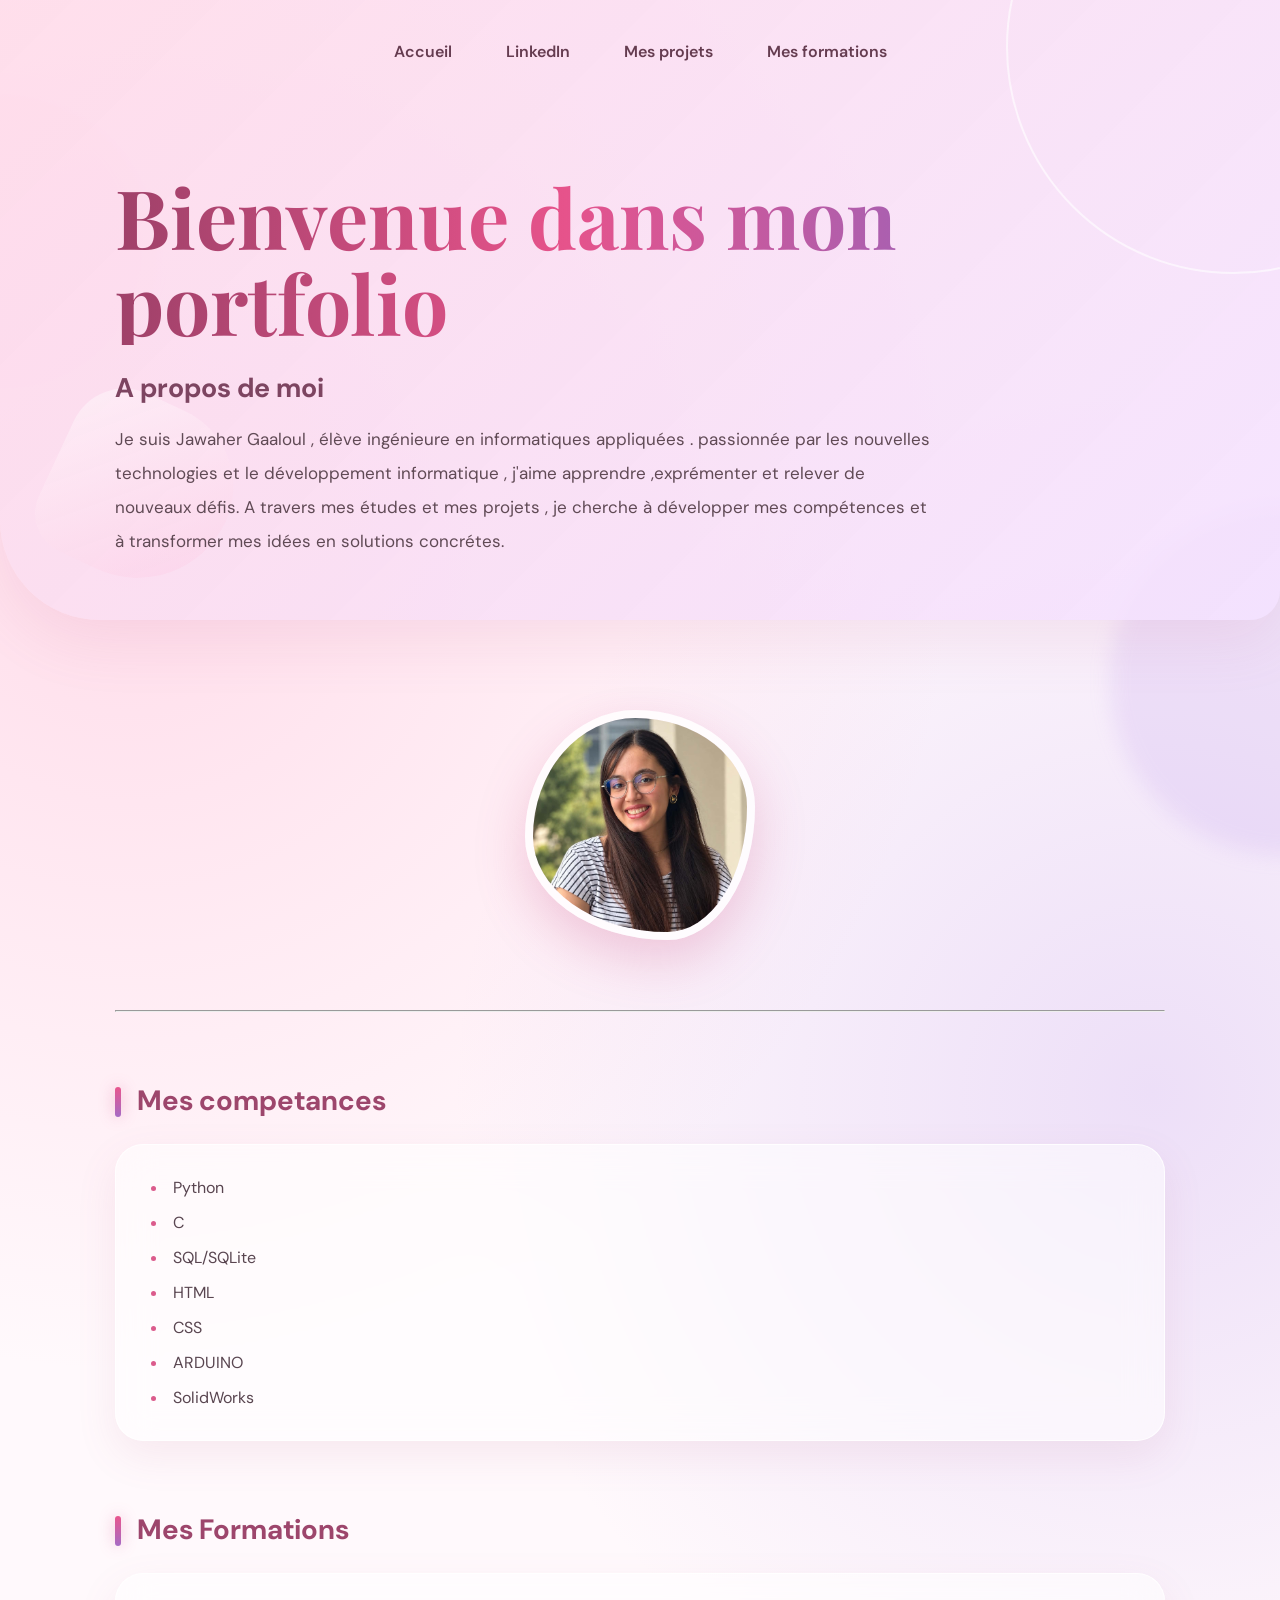
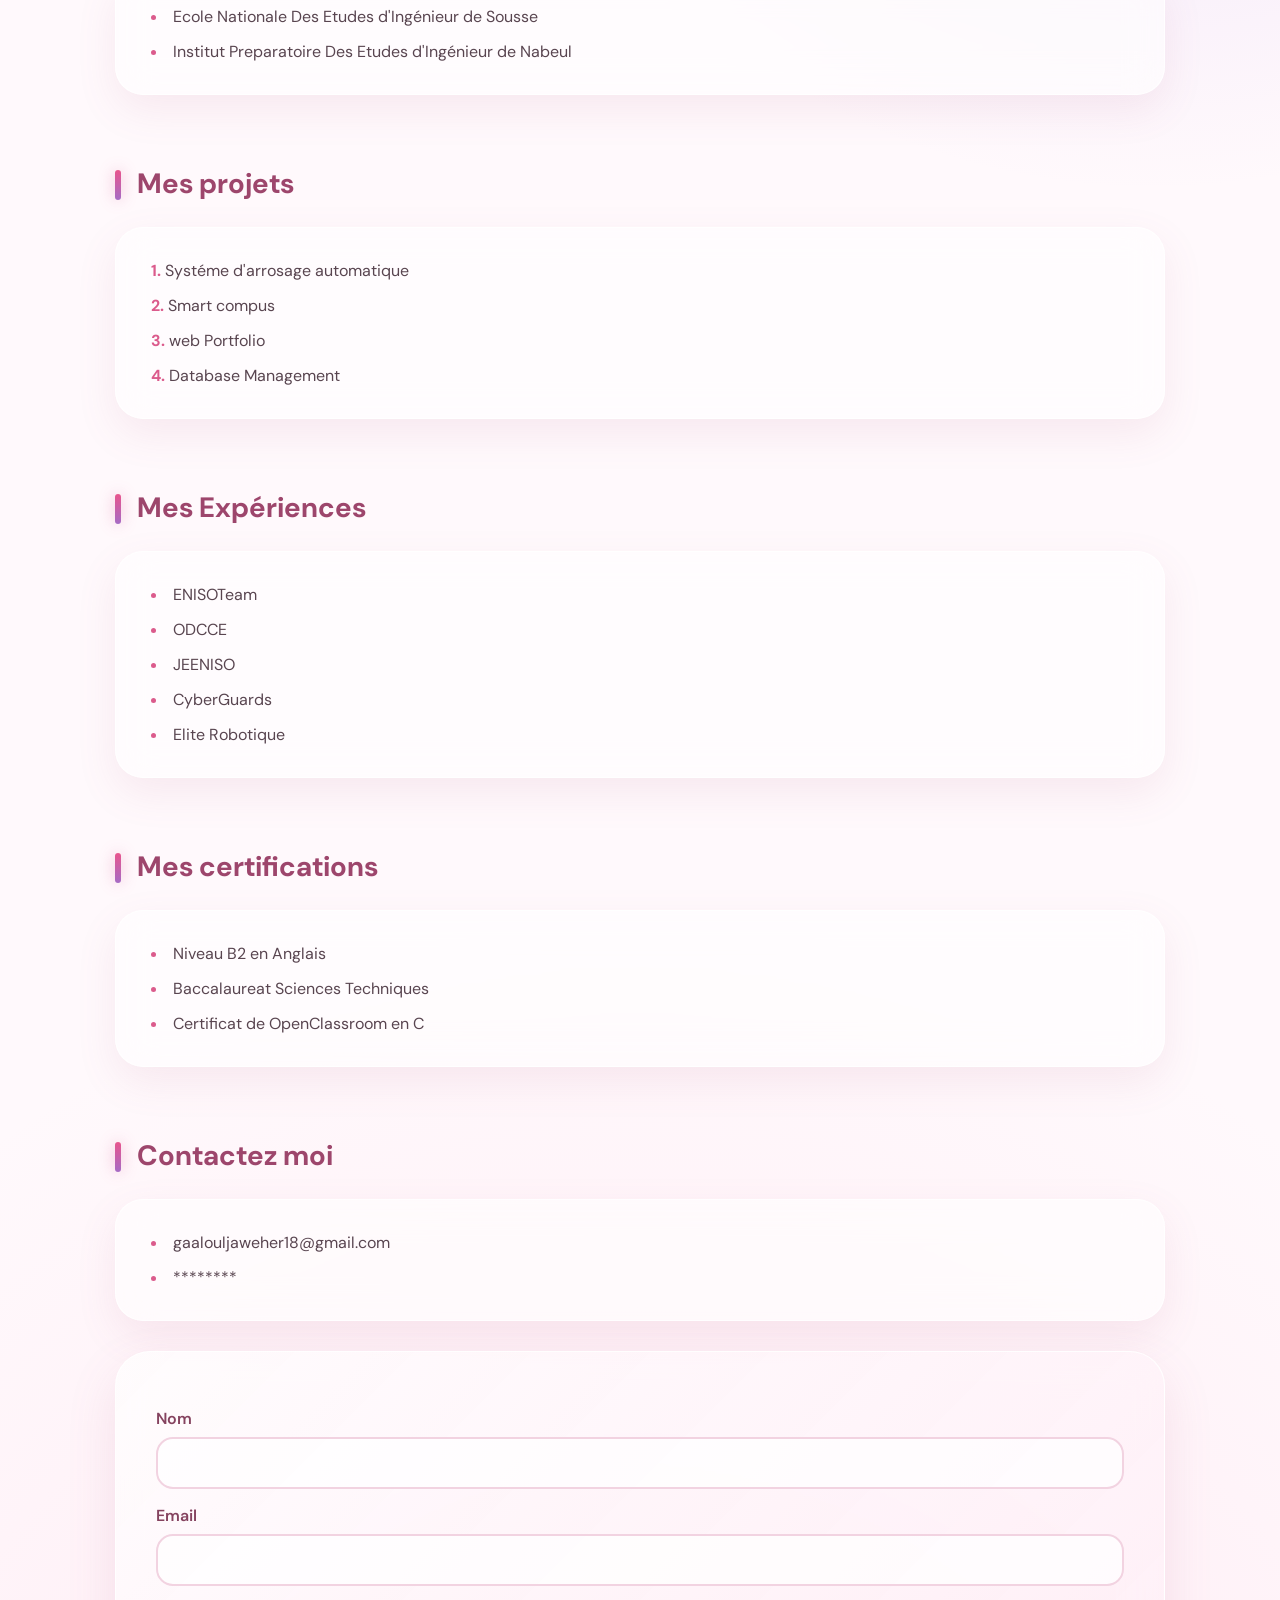
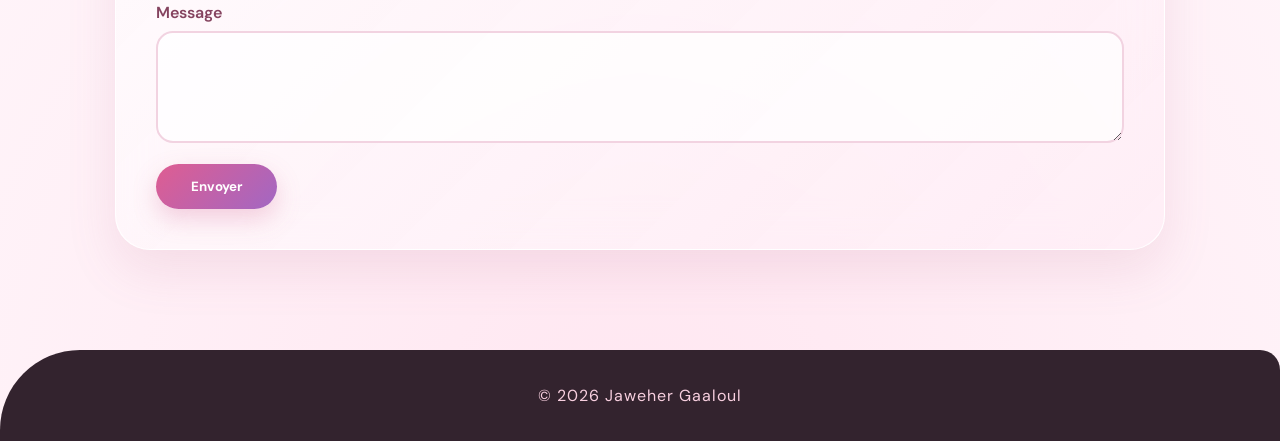
<file: index.html>
<!DOCTYPE html>
<html>
    <head>
        <meta charset="UTF-8">
        <title>Gaaloul Jaweher</title>
        <link rel="stylesheet" href="style.css">
    </head>
    <script src="portfolio.js"></script>
    <body>
        <header>
            <nav>
                <a href="index.html">Accueil</a>
                <a href="https://www.linkedin.com/">LinkedIn</a>
                <a href="Mes projets.html">Mes projets</a>
                <a href="Mes formations.html">Mes formations</a>
            </nav>
            <h1>Bienvenue dans mon portfolio</h1>
            <h2>A propos de moi</h2>
            <p>Je suis Jawaher Gaaloul , élève ingénieure en informatiques appliquées . passionnée par les nouvelles technologies et le développement informatique , j'aime apprendre ,exprémenter et relever de nouveaux défis. A travers mes études et mes projets , je cherche à développer mes compétences et à transformer mes idées en solutions concrétes.</p>
            <hr>
        </header>
            
        <main>
            <img src="image/photo.jpg" alt="Photo de Jaweher" width="200">
            <hr>
            <h2>Mes competances</h2>
                <ul> 
                   <li>Python</li>
                   <li>C</li>
                   <li>SQL/SQLite</li>
                   <li>HTML</li>
                   <li>CSS</li>
                   <li>ARDUINO</li>
                   <li>SolidWorks</li>
                </ul>
            <h2>Mes Formations </h2>
                <ul>
                    <li>Ecole Nationale Des Etudes d'Ingénieur de Sousse</li>
                    <li>Institut Preparatoire Des Etudes d'Ingénieur de Nabeul</li>
                </ul> 
            <h2>Mes projets</h2>
            <ol>
                <li>Systéme d'arrosage automatique </li>  
                <li>Smart compus</li>
                <li>web Portfolio</li>
                <li>Database Management</li>
            </ol>
            <h2>Mes Expériences</h2>
            <ul>
                <li>ENISOTeam</li>
                <li>ODCCE</li>
                <li>JEENISO</li>
                <li>CyberGuards</li>
                <li>Elite Robotique</li>
            </ul>  
            <h2>Mes certifications</h2>
            <ul>
                <li>Niveau B2 en Anglais</li>
                <li>Baccalaureat Sciences Techniques</li>
                <li>Certificat de OpenClassroom en C</li>
            </ul>  
            <h2>Contactez moi </h2>
            <ul>
                <li>gaalouljaweher18@gmail.com</li>
                <li>********</li>
            </ul>
    
    
     <form id="contact">
    <p>
      <label for="nom">Nom</label><br>
      <input id="nom" name="nom" type="text">
    </p>
    <p>
      <label for="mail">Email</label><br>
      <input id="mail" name="mail" type="email">
    </p>
    <p>
      <label for="message">Message</label><br>
      <textarea id="message" name="message" rows="4" cols="30"></textarea>
    </p>
    <button type="submit">Envoyer</button>
  </form>
        </main>
        <footer>
        <p>© 2026 Jaweher Gaaloul</p>
      </footer>

    </body>
</html>
</file>
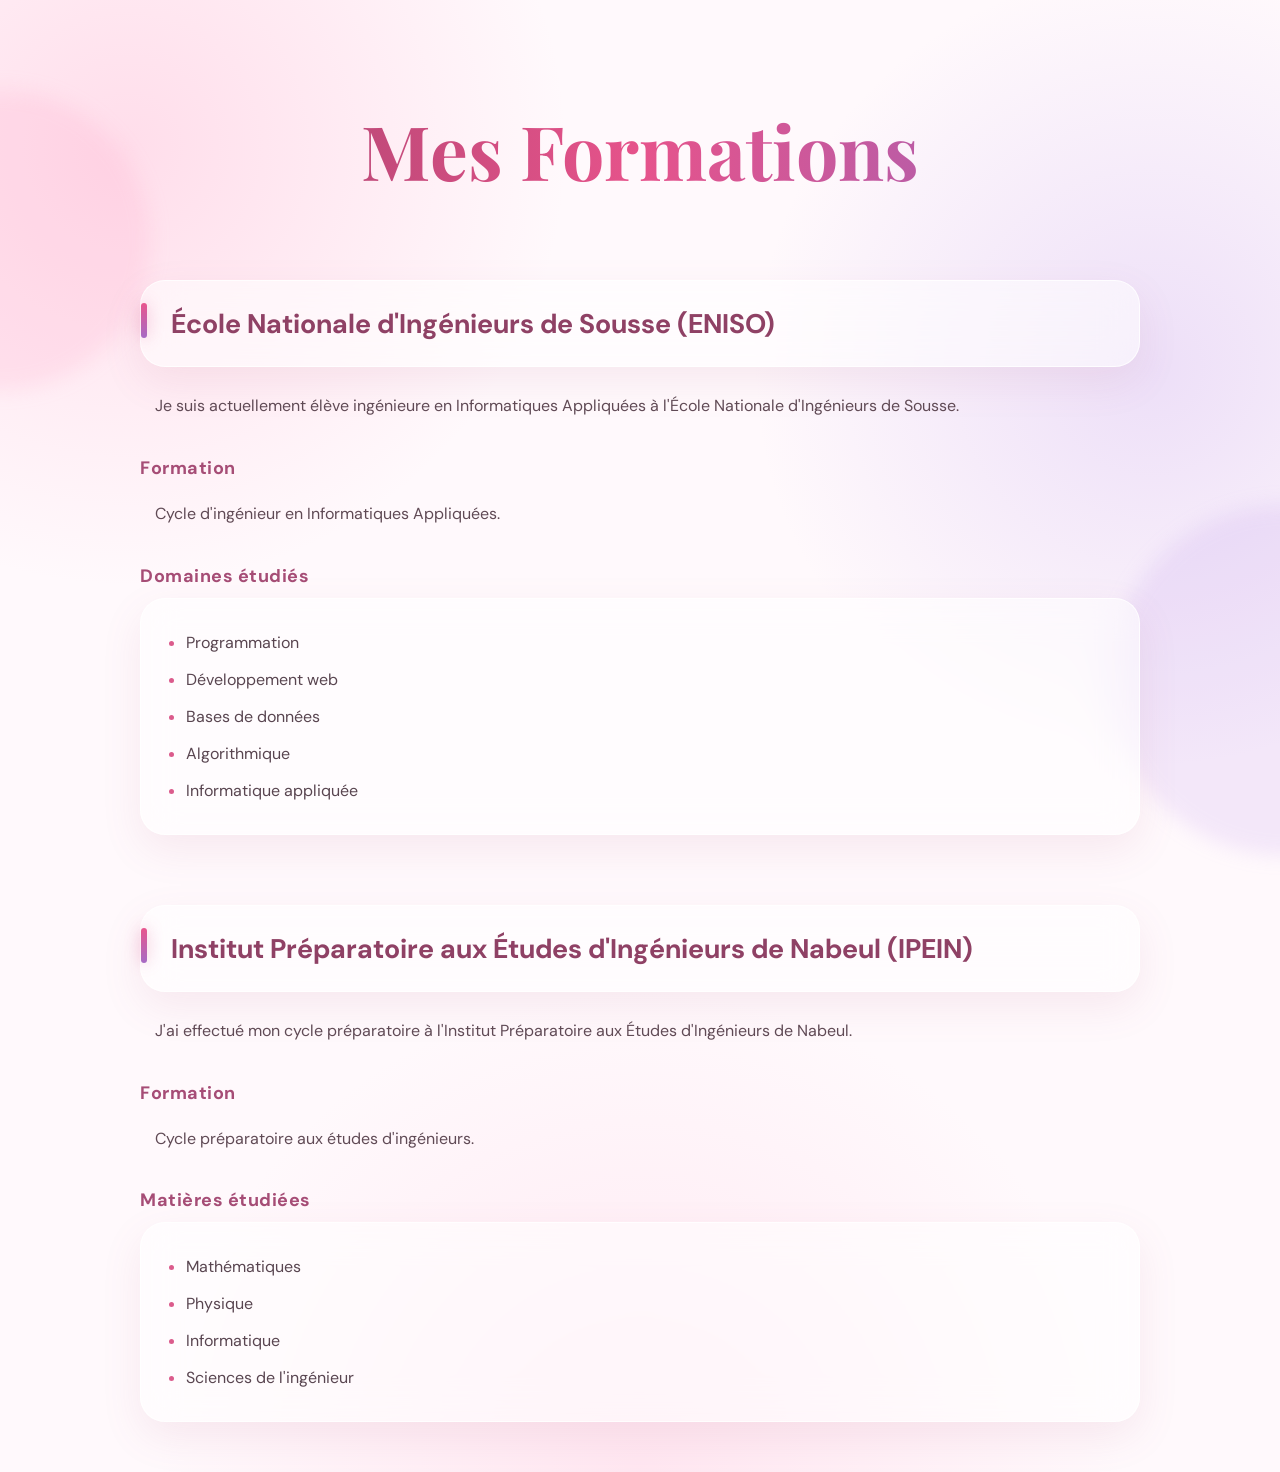
<file: Mes formations.html>
<!DOCTYPE html>
<html lang="fr">

<head>
    <meta charset="UTF-8">
    <title>Mes Formations</title>
    <link rel="stylesheet" href="stylef.css">
</head>

<body>

    <h1>Mes Formations</h1>

    <h2>École Nationale d'Ingénieurs de Sousse (ENISO)</h2>

    <p>
        Je suis actuellement élève ingénieure en Informatiques Appliquées
        à l'École Nationale d'Ingénieurs de Sousse.
    </p>

    <h4>Formation</h4>

    <p>
        Cycle d'ingénieur en Informatiques Appliquées.
    </p>

    <h4>Domaines étudiés</h4>

    <ul>
        <li>Programmation</li>
        <li>Développement web</li>
        <li>Bases de données</li>
        <li>Algorithmique</li>
        <li>Informatique appliquée</li>
    </ul>


    <h2>Institut Préparatoire aux Études d'Ingénieurs de Nabeul (IPEIN)</h2>

    <p>
        J'ai effectué mon cycle préparatoire à l'Institut Préparatoire
        aux Études d'Ingénieurs de Nabeul.
    </p>

    <h4>Formation</h4>

    <p>
        Cycle préparatoire aux études d'ingénieurs.
    </p>

    <h4>Matières étudiées</h4>

    <ul>
        <li>Mathématiques</li>
        <li>Physique</li>
        <li>Informatique</li>
        <li>Sciences de l'ingénieur</li>
    </ul>

</body>

</html>
</file>
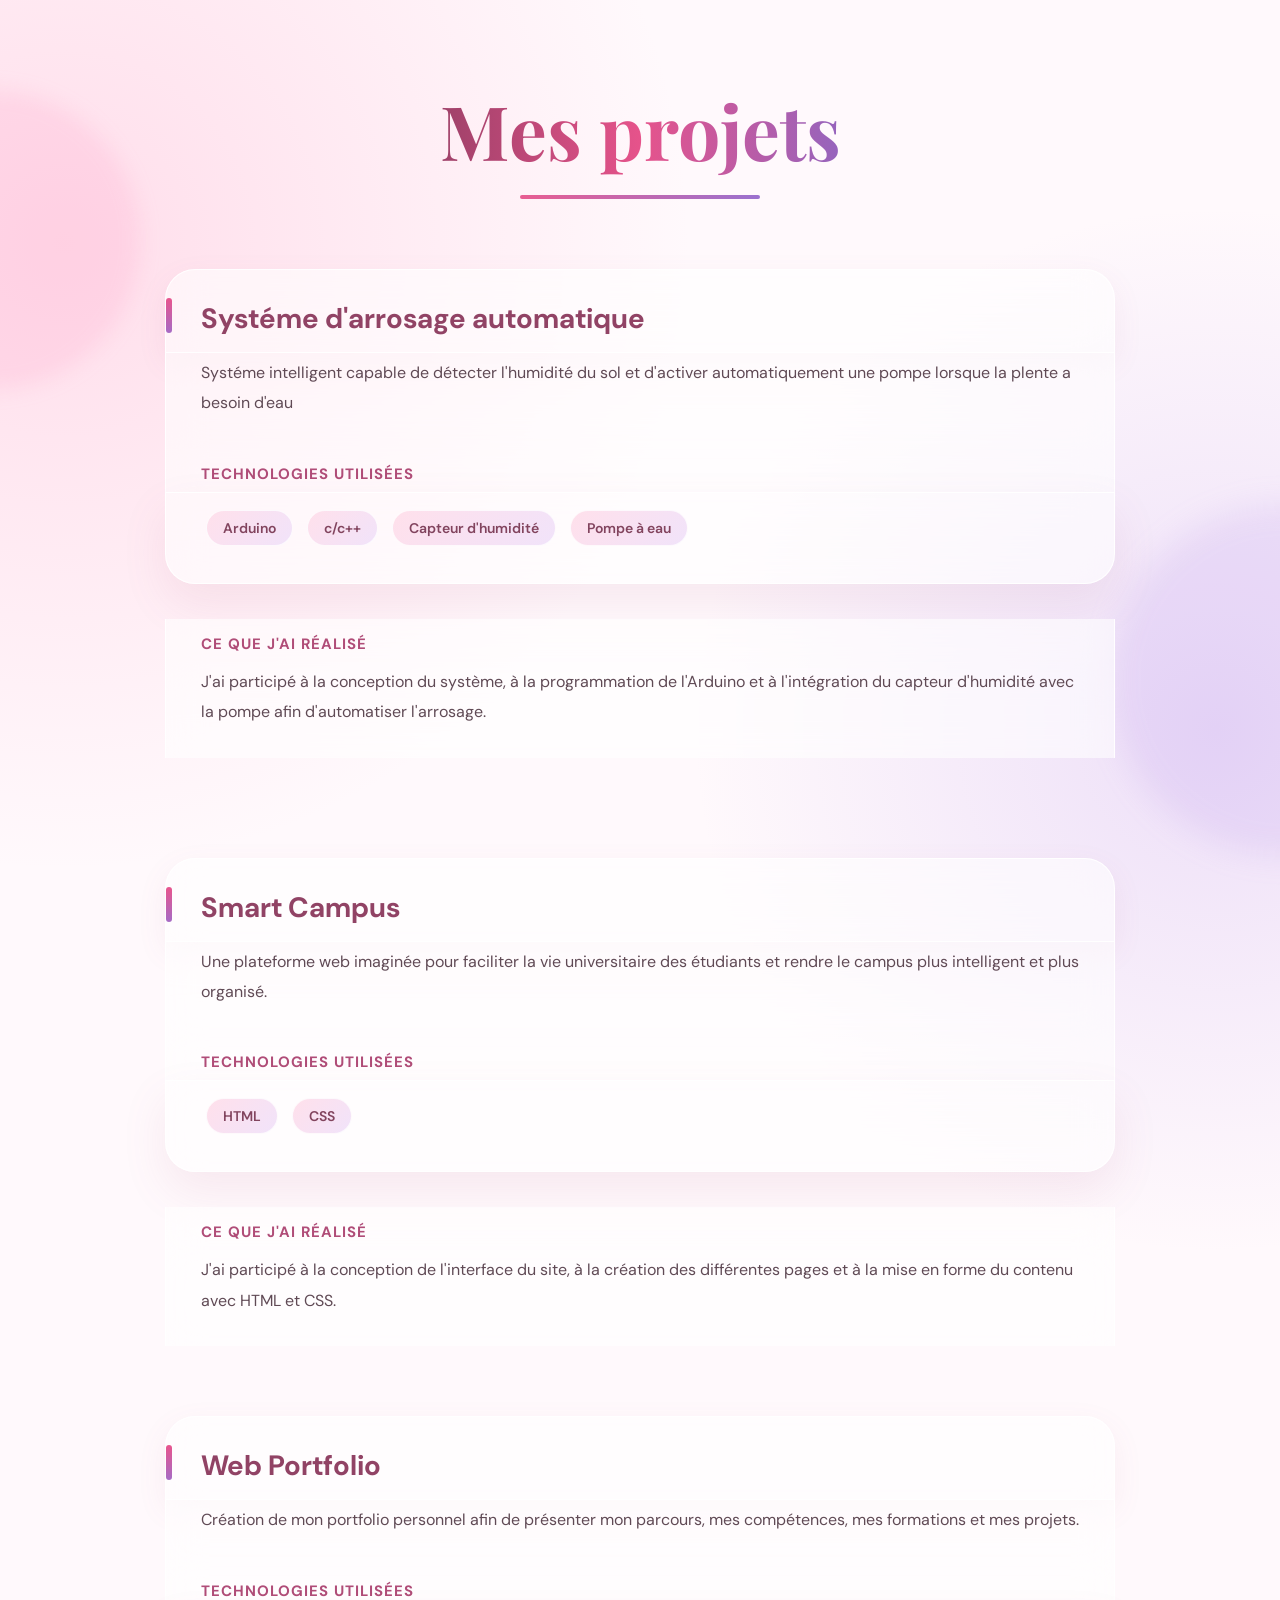
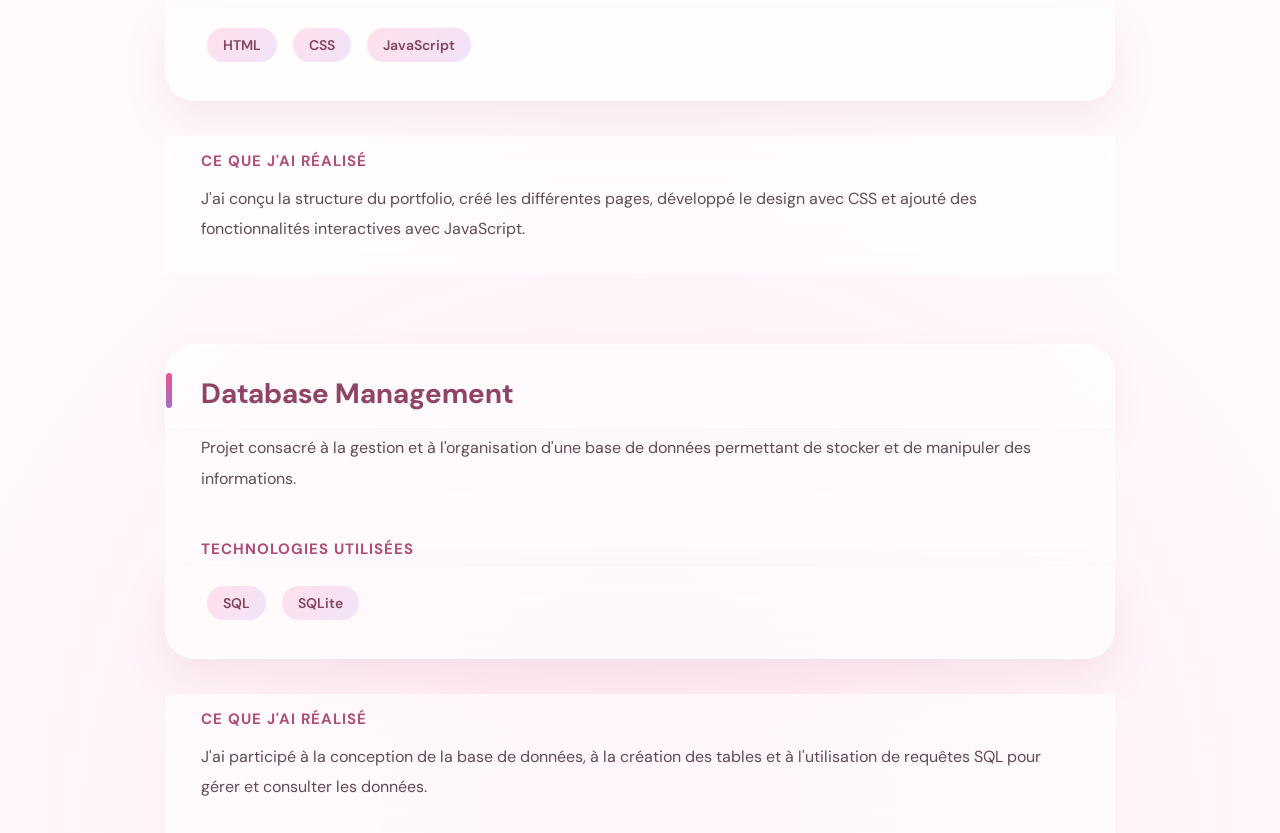
<file: Mes projets.html>
<!DOCTYPE html>
<html>
    <head>
        <meta charset="UTF-8">
        <title>Mes Projets</title>
        <link rel="stylesheet" href="stylep.css">
    </head>
    <body>
        <h1>Mes projets</h1>
            <h2>Systéme d'arrosage automatique </h2>  
            <p>Systéme intelligent capable de détecter l'humidité du sol et d'activer automatiquement une pompe lorsque la plente a besoin d'eau </p>  
            <h4>Technologies utilisées</h4>
            <ul>
                <li>Arduino</li>
                <li>c/c++</li>
                <li>Capteur d'humidité</li>
                <li>Pompe à eau</li>
            </ul>
            <h4>Ce que j'ai réalisé</h4>
            <p>J'ai participé à la conception du système, à la programmation de l'Arduino et à l'intégration du capteur d'humidité avec la pompe afin d'automatiser l'arrosage.</p>
            <h2>Smart Campus</h2>
            <p>Une plateforme web imaginée pour faciliter la vie universitaire des étudiants et rendre le campus plus intelligent et plus organisé.</p>
            <h4>Technologies utilisées</h4>
            <ul>
                <li>HTML</li>
                <li>CSS</li>
            </ul>
            <h4>Ce que j'ai réalisé</h4> 
            <p> J'ai participé à la conception de l'interface du site, à la création des différentes pages et à la mise en forme du contenu avec HTML et CSS. </p>
            <h2>Web Portfolio</h2>
            <p> Création de mon portfolio personnel afin de présenter mon parcours, mes compétences, mes formations et mes projets. </p>
            <h4>Technologies utilisées</h4>
            <ul> 
                <li>HTML</li>
                <li>CSS</li> 
                <li>JavaScript</li> 
            </ul>
            <h4>Ce que j'ai réalisé</h4>
            <p> J'ai conçu la structure du portfolio, créé les différentes pages, développé le design avec CSS et ajouté des fonctionnalités interactives avec JavaScript. </p>
            <h2>Database Management</h2>
            <p> Projet consacré à la gestion et à l'organisation d'une base de données permettant de stocker et de manipuler des informations. </p>
            <h4>Technologies utilisées</h4>
            <ul>
                <li>SQL</li>
                <li>SQLite</li>
            </ul>
            <h4>Ce que j'ai réalisé</h4> 
            <p> J'ai participé à la conception de la base de données, à la création des tables et à l'utilisation de requêtes SQL pour gérer et consulter les données. </p>
        </body>
</html>
</file>
<file: style.css>
/* =====================================================
   J A W E H E R   G A A L O U L
   Portfolio — Rose Futuristic Edition 🌸
===================================================== */

@import url('https://fonts.googleapis.com/css2?family=DM+Sans:wght@400;500;600;700&family=Playfair+Display:wght@600;700&display=swap');


/* =====================================================
   VARIABLES
===================================================== */

:root {
    --rose: #e85d91;
    --rose-light: #ffd9e7;
    --rose-soft: #fff0f6;
    --pink: #f7a8c4;
    --mauve: #9b72cf;
    --dark: #291d27;
    --text: #594550;
    --white: rgba(255, 255, 255, 0.65);
}


/* =====================================================
   RESET
===================================================== */

* {
    box-sizing: border-box;
}

html {
    scroll-behavior: smooth;
}

body {
    margin: 0;

    font-family: "DM Sans", sans-serif;

    color: var(--text);

    background:
        radial-gradient(
            circle at 10% 15%,
            rgba(255, 170, 202, 0.35),
            transparent 25%
        ),
        radial-gradient(
            circle at 90% 30%,
            rgba(183, 145, 235, 0.25),
            transparent 25%
        ),
        radial-gradient(
            circle at 50% 100%,
            rgba(255, 196, 220, 0.35),
            transparent 30%
        ),
        #fff9fc;

    overflow-x: hidden;
}


/* =====================================================
   ANIMATED BACKGROUND
===================================================== */

body::before {
    content: "";

    position: fixed;

    width: 300px;
    height: 300px;

    border-radius: 50%;

    background: rgba(255, 153, 195, 0.18);

    top: 10%;
    left: -150px;

    filter: blur(10px);

    animation: floating1 8s ease-in-out infinite;

    z-index: -1;
}

body::after {
    content: "";

    position: fixed;

    width: 350px;
    height: 350px;

    border-radius: 50%;

    background: rgba(180, 137, 232, 0.16);

    right: -180px;
    bottom: 5%;

    filter: blur(10px);

    animation: floating2 10s ease-in-out infinite;

    z-index: -1;
}


@keyframes floating1 {

    0%, 100% {
        transform: translate(0, 0);
    }

    50% {
        transform: translate(80px, 100px);
    }
}


@keyframes floating2 {

    0%, 100% {
        transform: translate(0, 0);
    }

    50% {
        transform: translate(-80px, -80px);
    }
}


/* =====================================================
   HEADER
===================================================== */

header {

    min-height: 620px;

    padding: 30px 9%;

    position: relative;

    overflow: hidden;

    background:
        linear-gradient(
            135deg,
            rgba(255, 220, 234, 0.9),
            rgba(243, 225, 255, 0.85)
        );

    border-bottom-left-radius: 100px;
    border-bottom-right-radius: 30px;

    box-shadow:
        0 20px 60px rgba(200, 100, 150, 0.12);
}


/* décoration géométrique */

header::before {

    content: "";

    position: absolute;

    width: 450px;
    height: 450px;

    border-radius: 50%;

    border: 2px solid rgba(255,255,255,0.6);

    right: -180px;
    top: -180px;

    animation: rotateCircle 20s linear infinite;
}


header::after {

    content: "";

    position: absolute;

    width: 180px;
    height: 180px;

    border-radius: 40% 60% 70% 30%;

    background:
        linear-gradient(
            135deg,
            rgba(255,255,255,0.45),
            rgba(255,170,205,0.2)
        );

    bottom: 40px;
    left: 4%;

    transform: rotate(25deg);

    animation: morph 7s ease-in-out infinite;
}


@keyframes rotateCircle {

    from {
        transform: rotate(0deg);
    }

    to {
        transform: rotate(360deg);
    }
}


@keyframes morph {

    0%, 100% {
        border-radius: 40% 60% 70% 30%;
        transform: rotate(25deg);
    }

    50% {
        border-radius: 70% 30% 40% 60%;
        transform: rotate(50deg);
    }
}


/* =====================================================
   NAVIGATION
===================================================== */

nav {

    display: flex;

    justify-content: center;

    gap: 10px;

    position: relative;

    z-index: 10;
}


nav a {

    position: relative;

    padding: 11px 22px;

    border-radius: 30px;

    text-decoration: none;

    color: #653c50;

    font-weight: 600;

    transition: 0.4s;
}


nav a::after {

    content: "";

    position: absolute;

    left: 50%;
    bottom: 5px;

    width: 0;
    height: 2px;

    background: var(--rose);

    transform: translateX(-50%);

    transition: 0.3s;
}


nav a:hover {

    color: var(--rose);

    background: rgba(255,255,255,0.5);

    transform: translateY(-4px);
}


nav a:hover::after {

    width: 50%;
}


/* =====================================================
   TITRE PRINCIPAL
===================================================== */

header h1 {

    position: relative;

    z-index: 5;

    margin-top: 100px;

    margin-bottom: 25px;

    font-family: "Playfair Display", serif;

    font-size: clamp(45px, 7vw, 82px);

    line-height: 1.05;

    max-width: 900px;

    background:
        linear-gradient(
            90deg,
            #9f4169,
            #e6538b,
            #9564bd
        );

    -webkit-background-clip: text;
    -webkit-text-fill-color: transparent;

    animation: titleAppear 1.2s ease forwards;
}


@keyframes titleAppear {

    from {
        opacity: 0;
        transform: translateY(35px);
    }

    to {
        opacity: 1;
        transform: translateY(0);
    }
}


/* =====================================================
   ABOUT
===================================================== */

header h2 {

    position: relative;

    z-index: 5;

    color: #7d4561;

    font-size: 27px;

    margin-bottom: 15px;
}


header p {

    position: relative;

    z-index: 5;

    max-width: 820px;

    font-size: 17px;

    line-height: 2;

    color: #604a55;

    animation: textAppear 1.4s ease;
}


@keyframes textAppear {

    from {
        opacity: 0;
        transform: translateY(20px);
    }

    to {
        opacity: 1;
        transform: translateY(0);
    }
}


header hr {
    display: none;
}


/* =====================================================
   MAIN
===================================================== */

main {

    width: min(1050px, 88%);

    margin: 90px auto;
}


/* =====================================================
   PHOTO
===================================================== */

main > img {

    display: block;

    width: 230px;
    height: 230px;

    object-fit: cover;

    margin: 0 auto 70px;

    border-radius:
        48% 52% 38% 62%
        / 55% 42% 58% 45%;

    border: 8px solid rgba(255,255,255,0.8);

    box-shadow:
        0 20px 50px rgba(202, 79, 130, 0.25);

    animation:
        photoFloat 5s ease-in-out infinite;

    transition: 0.5s;
}


main > img:hover {

    transform:
        scale(1.08)
        rotate(4deg);

    box-shadow:
        0 25px 60px rgba(202, 79, 130, 0.35);
}


@keyframes photoFloat {

    0%, 100% {
        transform: translateY(0);
    }

    50% {
        transform: translateY(-12px);
    }
}


/* =====================================================
   TITRES DES SECTIONS
===================================================== */

main h2 {

    position: relative;

    margin-top: 70px;

    margin-bottom: 25px;

    padding-left: 22px;

    color: #9d466c;

    font-size: 28px;
}


main h2::before {

    content: "";

    position: absolute;

    left: 0;
    top: 5px;

    width: 6px;
    height: 30px;

    border-radius: 20px;

    background:
        linear-gradient(
            #e8558d,
            #a66bc5
        );

    box-shadow:
        0 0 15px rgba(220, 80, 140, 0.4);
}


/* =====================================================
   LISTES = GLASS CARDS
===================================================== */

main ul,
main ol {

    margin: 0;

    padding: 25px 35px;

    list-style-position: inside;

    background:
        rgba(255,255,255,0.55);

    border:

        1px solid
        rgba(255,255,255,0.8);

    border-radius: 28px;

    backdrop-filter: blur(18px);

    box-shadow:
        0 15px 40px
        rgba(175, 91, 130, 0.10);

    transition:
        transform 0.4s,
        box-shadow 0.4s;
}


main ul:hover,
main ol:hover {

    transform: translateY(-7px);

    box-shadow:
        0 25px 55px
        rgba(175, 91, 130, 0.18);
}


main li {

    padding: 7px 0;

    transition: 0.3s;
}


main li::marker {

    color: #db5b8c;

    font-weight: bold;
}


main li:hover {

    color: #ce4f82;

    transform: translateX(8px);
}


/* =====================================================
   FORMULAIRE
===================================================== */

#contact {

    margin-top: 30px;

    padding: 40px;

    border-radius: 35px;

    background:
        linear-gradient(
            135deg,
            rgba(255,255,255,0.7),
            rgba(255,237,246,0.65)
        );

    border:
        1px solid
        rgba(255,255,255,0.9);

    backdrop-filter: blur(20px);

    box-shadow:
        0 20px 50px
        rgba(175, 91, 130, 0.13);
}


#contact label {

    color: #85435f;

    font-weight: 600;
}


#contact input,
#contact textarea {

    width: 100%;

    margin-top: 8px;

    padding: 14px 17px;

    border: 2px solid #f2d3e1;

    border-radius: 17px;

    background: rgba(255,255,255,0.7);

    color: var(--dark);

    font-family: inherit;

    font-size: 15px;

    outline: none;

    transition: 0.3s;
}


#contact input:focus,
#contact textarea:focus {

    border-color: #dc5d91;

    background: white;

    transform: translateY(-2px);

    box-shadow:
        0 8px 25px
        rgba(220, 93, 145, 0.15);
}


#contact textarea {

    resize: vertical;
}


/* =====================================================
   BUTTON
===================================================== */

button {

    position: relative;

    overflow: hidden;

    padding: 14px 35px;

    border: none;

    border-radius: 40px;

    background:
        linear-gradient(
            135deg,
            #df5d91,
            #a267c3
        );

    color: white;

    font-family: inherit;

    font-weight: 700;

    cursor: pointer;

    box-shadow:
        0 10px 25px
        rgba(207, 82, 136, 0.25);

    transition: 0.35s;
}


button::before {

    content: "";

    position: absolute;

    width: 100px;
    height: 100px;

    background:
        rgba(255,255,255,0.25);

    border-radius: 50%;

    top: -50px;
    left: -100px;

    transition: 0.5s;
}


button:hover {

    transform: translateY(-5px);

    box-shadow:
        0 15px 35px
        rgba(207, 82, 136, 0.35);
}


button:hover::before {

    left: 120%;
}


/* =====================================================
   FOOTER
===================================================== */

footer {

    position: relative;

    margin-top: 100px;

    padding: 35px;

    text-align: center;

    background: #33232e;

    color: #f8cfdf;

    border-top-left-radius: 80px;
    border-top-right-radius: 20px;
}


footer p {

    margin: 0;

    letter-spacing: 1px;
}


/* =====================================================
   RESPONSIVE
===================================================== */

@media (max-width: 700px) {

    header {

        min-height: 650px;

        padding: 25px 7%;

        border-bottom-left-radius: 60px;
    }


    nav {

        flex-wrap: wrap;

        gap: 3px;
    }


    nav a {

        font-size: 13px;

        padding: 9px 12px;
    }


    header h1 {

        margin-top: 90px;

        font-size: 43px;
    }


    header p {

        font-size: 14px;

        line-height: 1.8;
    }


    main {

        width: 90%;

        margin-top: 60px;
    }


    main > img {

        width: 180px;

        height: 180px;
    }


    main h2 {

        font-size: 23px;
    }


    #contact {

        padding: 25px 20px;
    }
}
</file>
<file: stylef.css>
@import url('https://fonts.googleapis.com/css2?family=DM+Sans:wght@400;500;600;700&family=Playfair+Display:wght@600;700&display=swap');

* {
    box-sizing: border-box;
}

html {
    scroll-behavior: smooth;
}

body {
    margin: 0;
    padding: 50px 8%;
    font-family: "DM Sans", sans-serif;
    color: #594550;

    background:
        radial-gradient(circle at 10% 10%,
        rgba(255, 170, 202, 0.35),
        transparent 25%),

        radial-gradient(circle at 90% 25%,
        rgba(183, 145, 235, 0.25),
        transparent 25%),

        radial-gradient(circle at 50% 100%,
        rgba(255, 196, 220, 0.35),
        transparent 30%),

        #fff9fc;

    min-height: 100vh;
    overflow-x: hidden;
}



body::before {
    content: "";

    position: fixed;

    width: 300px;
    height: 300px;

    border-radius: 50%;

    background: rgba(255, 153, 195, 0.18);

    top: 10%;
    left: -150px;

    filter: blur(10px);

    animation: floating1 8s ease-in-out infinite;

    z-index: -1;
}


body::after {
    content: "";

    position: fixed;

    width: 350px;
    height: 350px;

    border-radius: 50%;

    background: rgba(180, 137, 232, 0.16);

    right: -180px;
    bottom: 5%;

    filter: blur(10px);

    animation: floating2 10s ease-in-out infinite;

    z-index: -1;
}


@keyframes floating1 {

    0%, 100% {
        transform: translate(0, 0);
    }

    50% {
        transform: translate(80px, 100px);
    }
}


@keyframes floating2 {

    0%, 100% {
        transform: translate(0, 0);
    }

    50% {
        transform: translate(-80px, -80px);
    }
}

h1 {
    text-align: center;

    font-family: "Playfair Display", serif;

    font-size: clamp(45px, 7vw, 75px);

    margin-bottom: 80px;

    background:
        linear-gradient(
            90deg,
            #9f4169,
            #e6538b,
            #9564bd
        );

    -webkit-background-clip: text;
    -webkit-text-fill-color: transparent;

    animation: titleAppear 1.2s ease forwards;
}


@keyframes titleAppear {

    from {
        opacity: 0;
        transform: translateY(35px);
    }

    to {
        opacity: 1;
        transform: translateY(0);
    }
}



h2 {
    position: relative;

    max-width: 1000px;

    margin: 70px auto 20px;

    padding: 25px 30px;

    font-size: 27px;

    color: #8f4165;

    background:
        rgba(255, 255, 255, 0.55);

    border: 1px solid rgba(255, 255, 255, 0.8);

    border-radius: 25px;

    backdrop-filter: blur(18px);

    box-shadow:
        0 15px 40px rgba(175, 91, 130, 0.10);

    transition: 0.4s;
}


h2::before {
    content: "";

    position: absolute;

    left: 0;
    top: 22px;

    width: 6px;
    height: 35px;

    border-radius: 20px;

    background:
        linear-gradient(
            #e8558d,
            #a66bc5
        );

    box-shadow:
        0 0 15px rgba(220, 80, 140, 0.4);
}


h2:hover {
    transform: translateX(8px);

    box-shadow:
        0 20px 50px rgba(175, 91, 130, 0.18);
}



p {
    max-width: 1000px;

    margin: 15px auto;

    padding: 5px 15px;

    font-size: 16px;

    line-height: 1.8;

    color: #604a55;

    animation: textAppear 1s ease;
}


@keyframes textAppear {

    from {
        opacity: 0;
        transform: translateY(15px);
    }

    to {
        opacity: 1;
        transform: translateY(0);
    }
}




h4 {
    max-width: 1000px;

    margin: 30px auto 10px;

    color: #a64d76;

    font-size: 18px;

    letter-spacing: 0.5px;
}



ul {
    max-width: 1000px;

    margin: 0 auto;

    padding: 25px 45px;

    background:
        rgba(255, 255, 255, 0.55);

    border: 1px solid rgba(255, 255, 255, 0.8);

    border-radius: 25px;

    backdrop-filter: blur(18px);

    box-shadow:
        0 15px 40px rgba(175, 91, 130, 0.10);

    transition: 0.4s;
}


ul:hover {
    transform: translateY(-5px);

    box-shadow:
        0 25px 55px rgba(175, 91, 130, 0.18);
}


li {
    padding: 8px 0;

    transition: 0.3s;
}


li::marker {
    color: #db5b8c;

    font-weight: bold;
}


li:hover {
    color: #ce4f82;

    transform: translateX(8px);
}


h2,
h4,
ul,
p {
    animation: appear 0.8s ease both;
}


@keyframes appear {

    from {
        opacity: 0;
        transform: translateY(20px);
    }

    to {
        opacity: 1;
        transform: translateY(0);
    }
}



@media (max-width: 700px) {

    body {
        padding: 30px 6%;
    }

    h1 {
        font-size: 45px;

        margin-bottom: 50px;
    }

    h2 {
        font-size: 22px;

        padding: 20px 25px;
    }

    h4 {
        font-size: 17px;
    }

    p {
        font-size: 14px;
    }

    ul {
        padding: 20px 30px;
    }
}
</file>
<file: stylep.css>
@import url('https://fonts.googleapis.com/css2?family=DM+Sans:wght@400;500;600;700&family=Playfair+Display:wght@600;700&display=swap');
:root {
    --rose: #e85d91;
    --rose-dark: #9f4169;
    --pink: #ffd9e7;
    --mauve: #9b72cf;
    --text: #594550;
    --dark: #2d2029;
}
* {
    box-sizing: border-box;
}

html {
    scroll-behavior: smooth;
}

body {

    margin: 0;

    min-height: 100vh;

    font-family: "DM Sans", sans-serif;

    color: var(--text);

    background:
        radial-gradient(
            circle at 5% 10%,
            rgba(255, 170, 202, 0.35),
            transparent 25%
        ),
        radial-gradient(
            circle at 95% 30%,
            rgba(183, 145, 235, 0.25),
            transparent 25%
        ),
        radial-gradient(
            circle at 50% 100%,
            rgba(255, 196, 220, 0.3),
            transparent 30%
        ),
        #fff9fc;

    overflow-x: hidden;
}

body::before {

    content: "";

    position: fixed;

    width: 300px;
    height: 300px;

    border-radius: 50%;

    background:
        rgba(255, 150, 195, 0.18);

    filter: blur(10px);

    top: 10%;
    left: -160px;

    animation: moveBubble 9s ease-in-out infinite;

    z-index: -1;
}


body::after {

    content: "";

    position: fixed;

    width: 350px;
    height: 350px;

    border-radius: 50%;

    background:
        rgba(177, 135, 230, 0.15);

    filter: blur(15px);

    right: -180px;
    bottom: 5%;

    animation: moveBubble2 11s ease-in-out infinite;

    z-index: -1;
}


@keyframes moveBubble {

    0%, 100% {
        transform: translate(0, 0);
    }

    50% {
        transform: translate(90px, 100px);
    }
}


@keyframes moveBubble2 {

    0%, 100% {
        transform: translate(0, 0);
    }

    50% {
        transform: translate(-90px, -100px);
    }
}

body > h1 {

    width: fit-content;

    margin: 80px auto 70px;

    font-family: "Playfair Display", serif;

    font-size: clamp(45px, 7vw, 75px);

    background:
        linear-gradient(
            90deg,
            #9f4169,
            #e6538b,
            #9564bd
        );

    -webkit-background-clip: text;
    -webkit-text-fill-color: transparent;

    position: relative;

    animation: titleIn 1s ease;
}


@keyframes titleIn {

    from {
        opacity: 0;
        transform: translateY(-30px);
    }

    to {
        opacity: 1;
        transform: translateY(0);
    }
}

body > h1::after {

    content: "";

    display: block;

    width: 60%;

    height: 4px;

    margin: 15px auto 0;

    border-radius: 10px;

    background:
        linear-gradient(
            90deg,
            var(--rose),
            var(--mauve)
        );

    animation: lineAppear 1.5s ease;
}


@keyframes lineAppear {

    from {
        width: 0;
    }

    to {
        width: 60%;
    }
}


body > h2 {

    width: min(950px, 88%);

    margin: 70px auto 0;

    padding: 30px 35px 15px;

    position: relative;

    color: #914365;

    font-size: 28px;

    background:
        rgba(255, 255, 255, 0.6);

    border:
        1px solid
        rgba(255, 255, 255, 0.9);

    border-radius: 30px 30px 0 0;

    backdrop-filter: blur(18px);

    box-shadow:
        0 10px 30px
        rgba(175, 91, 130, 0.08);

    transition: 0.4s;

    animation: projectAppear 0.8s ease both;
}


body > h2::before {

    content: "";

    position: absolute;

    left: 0;
    top: 28px;

    width: 6px;
    height: 35px;

    border-radius: 10px;

    background:
        linear-gradient(
            #e8558d,
            #a66bc5
        );
}


body > h2:hover {

    transform: translateX(8px);

    box-shadow:
        0 15px 40px
        rgba(175, 91, 130, 0.16);
}


@keyframes projectAppear {

    from {
        opacity: 0;
        transform: translateY(30px);
    }

    to {
        opacity: 1;
        transform: translateY(0);
    }
}


body > p {

    width: min(950px, 88%);

    margin: 0 auto;

    padding: 5px 35px 30px;

    font-size: 16px;

    line-height: 1.9;

    color: #604a55;

    background:
        rgba(255, 255, 255, 0.6);

    border-left:
        1px solid
        rgba(255, 255, 255, 0.9);

    border-right:
        1px solid
        rgba(255, 255, 255, 0.9);

    backdrop-filter: blur(18px);
}

body > h4 {

    width: min(950px, 88%);

    margin: 0 auto;

    padding: 15px 35px 8px;

    color: #b04d78;

    font-size: 15px;

    letter-spacing: 1px;

    text-transform: uppercase;

    background:
        rgba(255, 255, 255, 0.6);

    border-left:
        1px solid
        rgba(255, 255, 255, 0.9);

    border-right:
        1px solid
        rgba(255, 255, 255, 0.9);

    backdrop-filter: blur(18px);
}

body > ul {

    width: min(950px, 88%);

    margin: 0 auto 35px;

    padding: 10px 35px 30px;

    background:
        rgba(255, 255, 255, 0.6);

    border:
        1px solid
        rgba(255, 255, 255, 0.9);

    border-radius: 0 0 30px 30px;

    backdrop-filter: blur(18px);

    box-shadow:
        0 20px 45px
        rgba(175, 91, 130, 0.10);

    list-style: none;
}

body > ul li {

    display: inline-block;

    margin: 7px 5px;

    padding: 8px 16px;

    border-radius: 30px;

    background:
        linear-gradient(
            135deg,
            #ffe0eb,
            #f1e3fa
        );

    color: #82445e;

    font-size: 14px;

    font-weight: 600;

    border:
        1px solid
        rgba(255,255,255,0.8);

    transition: 0.3s;
}


body > ul li:hover {

    transform:
        translateY(-5px)
        rotate(-2deg);

    background:
        linear-gradient(
            135deg,
            #f7bdd3,
            #dfc5f4
        );

    color: #71354f;

    box-shadow:
        0 8px 20px
        rgba(210, 90, 145, 0.18);
}
body > h2:nth-of-type(2) {

    margin-top: 100px;
}
body > h2:nth-of-type(1) {
    animation-delay: 0.2s;
}

body > h2:nth-of-type(2) {
    animation-delay: 0.5s;
}

@media (max-width: 650px) {

    body > h1 {

        font-size: 43px;

        margin-top: 55px;
    }

    body > h2 {

        width: 90%;

        font-size: 22px;

        padding: 25px 25px 12px;
    }

    body > p,
    body > h4 {

        width: 90%;

        padding-left: 25px;
        padding-right: 25px;
    }

    body > ul {

        width: 90%;

        padding-left: 20px;
        padding-right: 20px;
    }

    body > ul li {

        font-size: 13px;
    }
}
</file>
